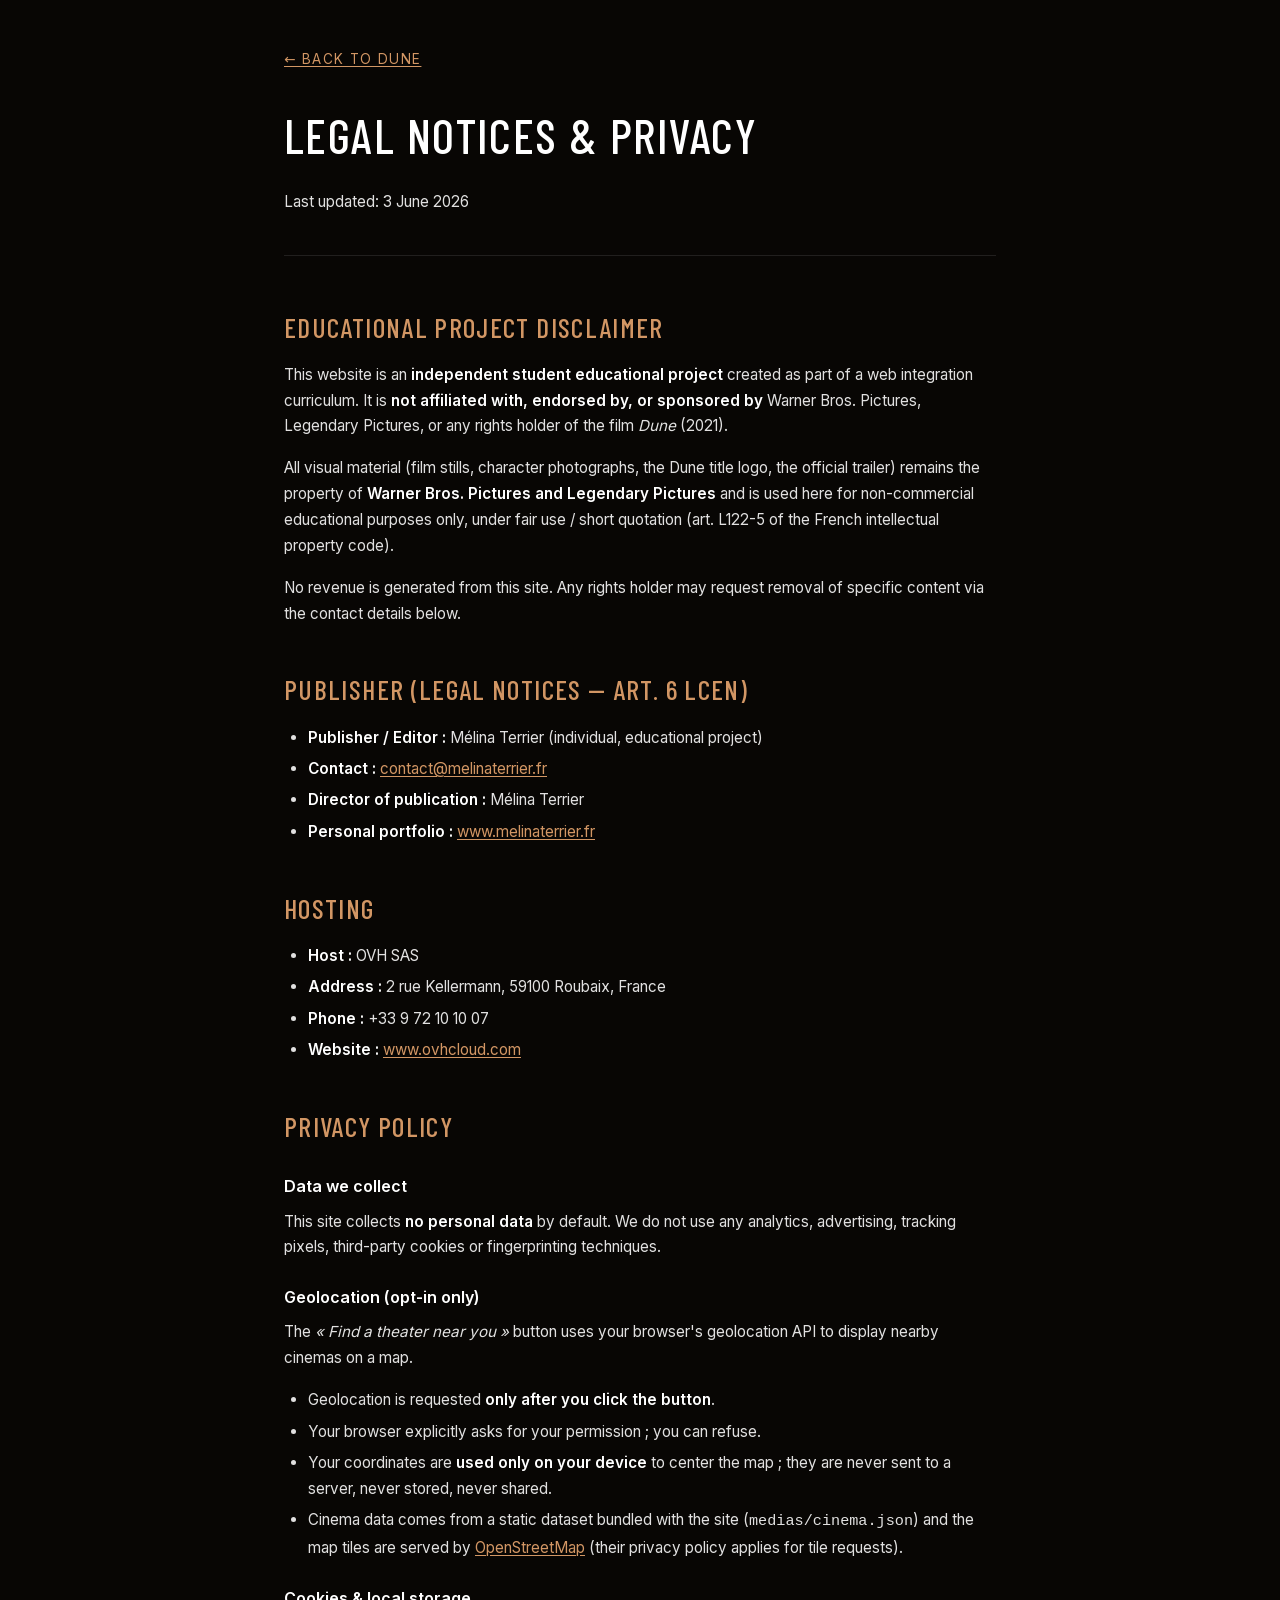
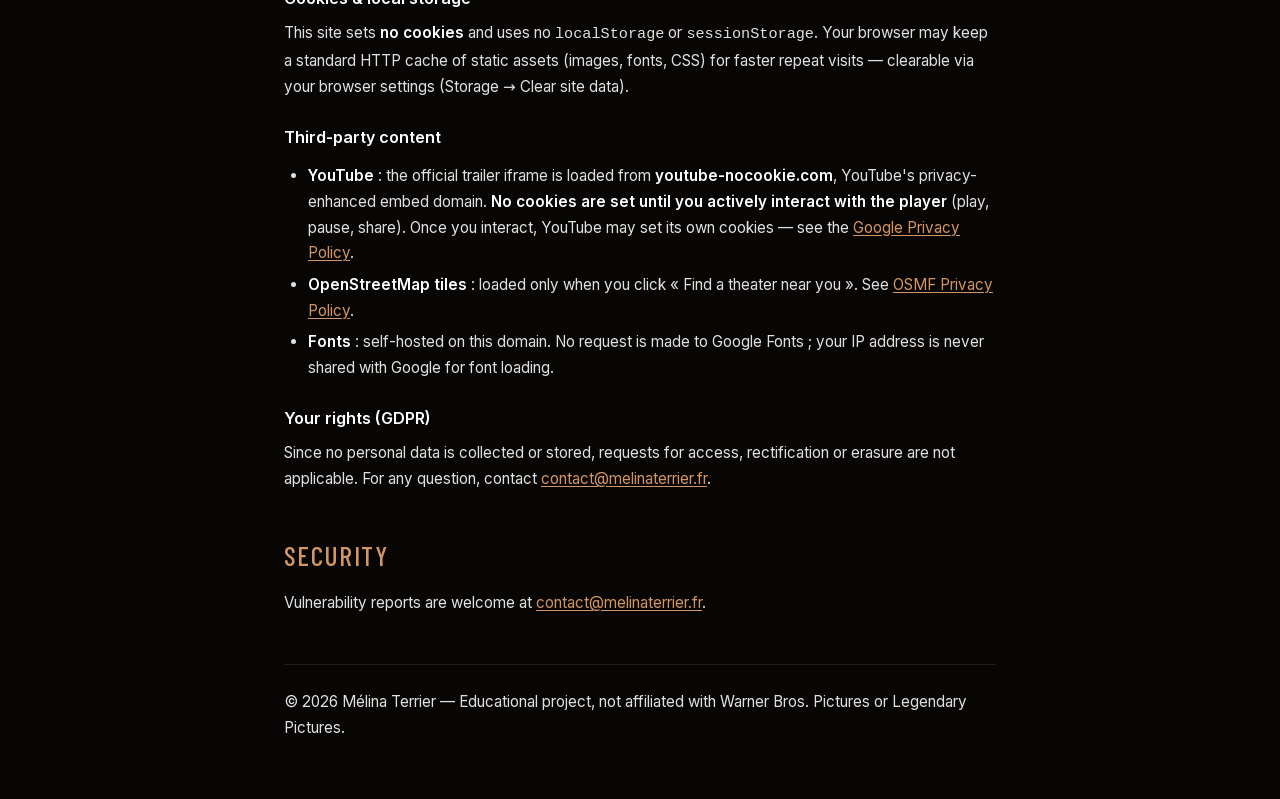
<file: legal.html>
<!DOCTYPE html>
<html lang="en">
<head>
    <meta charset="UTF-8">
    <meta name="viewport" content="width=device-width, initial-scale=1.0">
    <title>Legal notices & Privacy — Dune</title>
    <meta name="description" content="Legal notices, privacy policy and educational project disclaimer for dune.melinaterrier.fr.">
    <meta name="robots" content="noindex, follow">
    <meta name="theme-color" content="#080604">
    <link rel="canonical" href="https://dune.melinaterrier.fr/legal.html">
    <link rel="icon" type="image/svg+xml" href="medias/favicon/favicon.svg">
    <link rel="stylesheet" href="style/style.css">
</head>
<body>
    <div class="wrapper">
        <header>
            <a class="back-link" href="/">← Back to Dune</a>
            <h1>Legal notices & Privacy</h1>
            <p class="updated">Last updated: 3 June 2026</p>
        </header>

        <main>
            <h2>Educational project disclaimer</h2>
            <p>
                This website is an <strong>independent student educational project</strong>
                created as part of a web integration curriculum. It is
                <strong>not affiliated with, endorsed by, or sponsored by</strong>
                Warner Bros. Pictures, Legendary Pictures, or any rights holder of the
                film <em>Dune</em> (2021).
            </p>
            <p>
                All visual material (film stills, character photographs, the Dune title
                logo, the official trailer) remains the property of
                <strong>Warner Bros. Pictures and Legendary Pictures</strong> and is
                used here for non-commercial educational purposes only, under fair use
                / short quotation (art. L122-5 of the French intellectual
                property code).
            </p>
            <p>
                No revenue is generated from this site. Any rights holder may request
                removal of specific content via the contact details below.
            </p>

            <h2>Publisher (Legal notices — Art. 6 LCEN)</h2>
            <ul>
                <li><strong>Publisher / Editor :</strong> Mélina Terrier (individual, educational project)</li>
                <li><strong>Contact :</strong> <a href="mailto:contact@melinaterrier.fr">contact@melinaterrier.fr</a></li>
                <li><strong>Director of publication :</strong> Mélina Terrier</li>
                <li><strong>Personal portfolio :</strong>
                    <a href="https://www.melinaterrier.fr" target="_blank" rel="noopener noreferrer">www.melinaterrier.fr</a>
                </li>
            </ul>

            <h2>Hosting</h2>
            <ul>
                <li><strong>Host :</strong> OVH SAS</li>
                <li><strong>Address :</strong> 2 rue Kellermann, 59100 Roubaix, France</li>
                <li><strong>Phone :</strong> +33 9 72 10 10 07</li>
                <li><strong>Website :</strong>
                    <a href="https://www.ovhcloud.com" target="_blank" rel="noopener noreferrer">www.ovhcloud.com</a>
                </li>
            </ul>

            <h2>Privacy policy</h2>

            <h3>Data we collect</h3>
            <p>
                This site collects <strong>no personal data</strong> by default.
                We do not use any analytics, advertising, tracking pixels, third-party
                cookies or fingerprinting techniques.
            </p>

            <h3>Geolocation (opt-in only)</h3>
            <p>
                The <em>« Find a theater near you »</em> button uses your browser's
                geolocation API to display nearby cinemas on a map.
            </p>
            <ul>
                <li>Geolocation is requested <strong>only after you click the button</strong>.</li>
                <li>Your browser explicitly asks for your permission ; you can refuse.</li>
                <li>Your coordinates are <strong>used only on your device</strong> to center the map ; they are
                    never sent to a server, never stored, never shared.</li>
                <li>Cinema data comes from a static dataset bundled with the site
                    (<code>medias/cinema.json</code>) and the map tiles are served by
                    <a href="https://www.openstreetmap.org" target="_blank" rel="noopener noreferrer">OpenStreetMap</a>
                    (their privacy policy applies for tile requests).</li>
            </ul>

            <h3>Cookies & local storage</h3>
            <p>
                This site sets <strong>no cookies</strong> and uses no
                <code>localStorage</code> or <code>sessionStorage</code>. Your browser
                may keep a standard HTTP cache of static assets (images, fonts, CSS)
                for faster repeat visits — clearable via your browser settings
                (Storage → Clear site data).
            </p>

            <h3>Third-party content</h3>
            <ul>
                <li><strong>YouTube</strong> : the official trailer iframe is loaded
                    from <strong>youtube-nocookie.com</strong>, YouTube's
                    privacy-enhanced embed domain. <strong>No cookies are set
                    until you actively interact with the player</strong>
                    (play, pause, share). Once you interact, YouTube may set
                    its own cookies — see the
                    <a href="https://policies.google.com/privacy" target="_blank" rel="noopener noreferrer">Google Privacy Policy</a>.</li>
                <li><strong>OpenStreetMap tiles</strong> : loaded only when you click
                    « Find a theater near you ». See
                    <a href="https://wiki.osmfoundation.org/wiki/Privacy_Policy" target="_blank" rel="noopener noreferrer">OSMF Privacy Policy</a>.</li>
                <li><strong>Fonts</strong> : self-hosted on this domain. No request is
                    made to Google Fonts ; your IP address is never shared with Google
                    for font loading.</li>
            </ul>

            <h3>Your rights (GDPR)</h3>
            <p>
                Since no personal data is collected or stored, requests for access,
                rectification or erasure are not applicable. For any question, contact
                <a href="mailto:contact@melinaterrier.fr">contact@melinaterrier.fr</a>.
            </p>

            <h2>Security</h2>
            <p>
                Vulnerability reports are welcome at
                <a href="mailto:contact@melinaterrier.fr">contact@melinaterrier.fr</a>.
            </p>
        </main>

        <footer>
            <p>© 2026 Mélina Terrier — Educational project, not affiliated with Warner Bros. Pictures or Legendary Pictures.</p>
        </footer>
    </div>
</body>
</html>
</file>
<file: style/style.css>
/* ===== Polices ===== */
@font-face {
    font-family: 'Barlow Condensed'; 
    font-style: normal; 
    font-weight: 500; 
    font-display: swap;
    src: url(../medias/fonts/barlow-condensed-500-latin.woff2) format('woff2');
}
@font-face {
    font-family: 'Inter'; 
    font-style: normal; 
    font-weight: 400; 
    font-display: swap;
    src: url(../medias/fonts/inter-400-latin.woff2) format('woff2');
}
@font-face {
    font-family: 'Inter'; 
    font-style: normal; 
    font-weight: 500; 
    font-display: swap;
    src: url(../medias/fonts/inter-500-latin.woff2) format('woff2');
}
@font-face {
    font-family: 'Inter'; 
    font-style: normal; 
    font-weight: 600; 
    font-display: swap;
    src: url(../medias/fonts/inter-600-latin.woff2) format('woff2');
}

/* ===== Variables ===== */
:root {
    --bg: #080604;
    --text: #ffffff;
    --muted: rgba(255, 255, 255, 0.7);
    --accent: rgb(153, 87, 63);
    --accent-light: rgb(210, 150, 100);
    --overlay: rgba(10, 8, 6, 0.6);
    --border-faint: rgba(255, 255, 255, 0.1);
    --border-soft: rgba(255, 255, 255, 0.2);
}

/* ===== Reset & base ===== */
* { 
    box-sizing: border-box; 
    padding: 0; 
    margin: 0; 
}
body {
    font-family: 'Inter', system-ui, -apple-system, sans-serif;
    background: var(--bg);
    color: var(--text);
}
a { 
    color: var(--text); 
    text-decoration: none; 
}
a:hover { 
    color: var(--accent); 
}
strong { 
    color: var(--text); 
    font-weight: 600; 
}
svg { 
    width: 22px; 
    height: 22px; 
}

/* ===== A11Y ===== */
:focus-visible {
    outline: 2px solid var(--accent-light);
    outline-offset: 3px;
    border-radius: 2px;
}
.sr-only {
    position: absolute;
    width: 1px; 
    height: 1px;
    padding: 0; 
    margin: -1px;
    overflow: hidden;
    clip: rect(0, 0, 0, 0);
    white-space: nowrap;
    border: 0;
}
.skip-link {
    position: absolute;
    top: -100px; left: 8px;
    background: #fff;
    color: var(--bg);
    padding: 10px 16px;
    z-index: 10000;
    border-radius: 4px;
    font-weight: 600;
    text-decoration: none;
}
.skip-link:focus { 
    top: 8px; 
    outline: 3px solid var(--accent); 
}

h1, h2 {
    font-family: 'Barlow Condensed', sans-serif;
    font-weight: 500;
    text-transform: uppercase;
    font-size: clamp(1.5rem, 5vh, 2.75rem);
}

/* Titres posés sur image : ombre portée pour garantir le contraste (WCAG AA) */
#home > h1,
#about > h2,
#characters > h2,
#videos > h2,
#theaters > h2 {
    text-shadow: 0 1px 6px rgba(0, 0, 0, 0.6);
}

@media (prefers-reduced-motion: reduce) {
    *, *::before, *::after {
        animation-duration: 0.01ms !important;
        animation-iteration-count: 1 !important;
        transition-duration: 0.01ms !important;
        scroll-behavior: auto !important;
    }
    #loader-fill { 
        width: 100%; 
    }
}


/* ===== PAGE : index.html ===== */

/* Loader */
#loader {
    position: fixed;
    inset: 0;
    background-color: var(--bg);
    z-index: 9999;
    display: flex;
    align-items: center;
    justify-content: center;
    transition: opacity 0.3s ease, visibility 0.3s ease;
    overflow: hidden;
    /* Filet : si JS échoue, cache via CSS après 1.5s */
    animation: loader-autohide 0.3s 1.5s forwards;
}
#loader.hidden { 
    opacity: 0; 
    visibility: hidden; 
    pointer-events: none; 
}
#loader-content {
    display: flex;
    flex-direction: column;
    align-items: center;
    gap: 32px;
    animation: loader-fade-in 0.3s ease forwards;
}
#loader-content img {
    width: 220px; height: auto;
    opacity: 0.92;
    filter: drop-shadow(0 0 24px rgba(153, 87, 63, 0.35));
}
#loader-bar {
    width: 220px; height: 2px;
    background: rgba(255, 255, 255, 0.12);
    border-radius: 2px;
    overflow: hidden;
}
#loader-fill {
    height: 100%; width: 0%;
    background: linear-gradient(90deg, var(--accent), var(--accent-light));
    border-radius: 2px;
    animation: loader-progress 1s cubic-bezier(0.4, 0, 0.2, 1) forwards;
}
#loader-grains {
    position: absolute;
    inset: 0;
    background-image: url("data:image/svg+xml,%3Csvg xmlns='http://www.w3.org/2000/svg' width='200' height='200'%3E%3Cfilter id='noise'%3E%3CfeTurbulence type='fractalNoise' baseFrequency='0.85' numOctaves='4' stitchTiles='stitch'/%3E%3CfeColorMatrix type='saturate' values='0'/%3E%3C/filter%3E%3Crect width='200' height='200' filter='url(%23noise)' opacity='0.04'/%3E%3C/svg%3E");
    opacity: 0.5;
    pointer-events: none;
}
@keyframes loader-autohide { to { opacity: 0; visibility: hidden; pointer-events: none; } }
@keyframes loader-fade-in {
    from { opacity: 0; transform: translateY(12px); }
    to   { opacity: 1; transform: translateY(0); }
}
@keyframes loader-progress {
    0% { width: 0%; } 60% { width: 75%; } 100% { width: 100%; }
}

/* Sections (scroll-snap) */
section {
    height: 100vh;
    height: 100dvh;
    background-size: cover;
    background-attachment: fixed;
    background-position: center;
    scroll-snap-align: start;
    overflow: hidden;
}
html { 
    scroll-behavior: smooth; 
    scroll-snap-type: y proximity; 
}

/* Menu hamburger */
#menu-toggle {
    background-color: rgba(255, 255, 255, 0.8);
    border: none; 
    padding: 0;
    position: fixed;
    width: 44px; 
    height: 44px;
    top: 8.7vh; 
    left: 1vw;
    cursor: pointer;
    border-radius: 50px;
    transition: 0.5s;
    z-index: 5;
    display: flex;
    flex-direction: column;
    justify-content: center;
    align-items: center;
    gap: 4px;
}
#menu-toggle > span {
    width: 20px; 
    height: 2px;
    background-color: black;
    transition: 0.5s;
    display: block;
}
#bar-2 { 
    transition: 0.3s; 
}
/* Liens : cachés hors écran à gauche, glissent par-dessus la pilule au clic.
   pointer-events: none sur #menu → le clic sur le X traverse vers le bouton. */
#menu {
    position: fixed;
    top: 8.7vh; 
    left: -60vw;
    height: 40px;
    display: flex;
    align-items: center;
    gap: 16px;
    padding-left: 56px;
    visibility: hidden;
    pointer-events: none;
    transition: left 0.5s, visibility 0s 0.5s;
    z-index: 6;
}
#menu > a {
    color: black;
    font-size: 0.8rem;
    font-weight: 500;
    letter-spacing: 0.1em;
    text-transform: uppercase;
    display: inline-flex;
    align-items: center;
    white-space: nowrap;
    padding: 0 4px;
    pointer-events: auto;
}
#menu > a:hover { 
    color: var(--accent); 
}
#menu-toggle.active { 
    width: 480px; 
    align-items: flex-start; 
    padding-left: 10px; 
}
#menu-toggle.active > #bar-1 { 
    transform: rotate(45deg) translate(4px, 4px); 
}
#menu-toggle.active > #bar-2 { 
    opacity: 0; 
}
#menu-toggle.active > #bar-3 { 
    transform: rotate(-45deg) translate(4px, -4px); 
}
#menu.active { 
    left: 1vw; 
    visibility: visible; 
    transition: left 0.5s, visibility 0s 0s; 
}

#dune {
    width: 15vw; 
    height: auto;
    margin: 1vw;
    position: fixed;
    z-index: 1;
}
header > #production {
    display: flex;
    flex-direction: column;
    gap: 3vh;
    position: fixed;
    z-index: 10;
    top: 3vh; 
    right: 1vw;
}

/* Home — AVIF avec fallback WebP */
#home {
    background-image: url(../medias/images/dune-timothee-chalamet.webp);
    background-image: -webkit-image-set(
        url(../medias/images/dune-timothee-chalamet.avif) type("image/avif"),
        url(../medias/images/dune-timothee-chalamet.webp) type("image/webp")
    );
    background-image: image-set(
        url(../medias/images/dune-timothee-chalamet.avif) type("image/avif"),
        url(../medias/images/dune-timothee-chalamet.webp) type("image/webp")
    );
}
#video-wrapper {
    position: absolute;
    top: 35vh;
    left: 10vw;
    width: 45vw;
    height: calc(45vw * 390 / 640);
}
#video,
#video-facade {
    position: absolute;
    top: 0;
    left: 0;
    width: 100%;
    height: 100%;
    display: block;
}
/* Façade vidéo (miniature + bouton play, avant chargement de YouTube) */
#video-facade {
    padding: 0;
    border: none;
    cursor: pointer;
    background: #000;
    overflow: hidden;
}
#video-facade > img {
    width: 100%;
    height: 100%;
    object-fit: cover;
}
#video-facade .play-icon {
    position: absolute;
    top: 50%;
    left: 50%;
    transform: translate(-50%, -50%);
    width: 68px;
    height: 48px;
    border-radius: 14px;
    background: rgba(20, 20, 20, 0.78);
    transition: background 0.3s;
}
#video-facade .play-icon::before {
    content: "";
    position: absolute;
    top: 50%;
    left: 50%;
    transform: translate(-35%, -50%);
    border-style: solid;
    border-width: 11px 0 11px 19px;
    border-color: transparent transparent transparent #fff;
}
#video-facade:hover .play-icon,
#video-facade:focus-visible .play-icon {
    background: var(--accent);
}
#video-facade[hidden] {
    display: none;
}
.scroll {
    position: fixed !important;
    width: 20vw !important;
    height: calc(20vw * 3 / 4) !important;
    top: 5vh !important; left: 74vw !important;
    z-index: 5 !important;
}
#home > h1 { 
    margin-left: 23vw; 
    padding-top: 25vh; 
}

/* About */
#about > h2 { 
    position: relative; 
    top: 15%; 
    left: 6%; 
}
#about > p {
    background: var(--overlay);
    backdrop-filter: blur(12px);
    -webkit-backdrop-filter: blur(12px);
    border: 1px solid var(--border-faint);
    font-size: 0.85rem;
    line-height: 1.65;
    columns: 3;
    column-gap: 5%;
    padding: 3% 6%;
    column-rule: 1px solid var(--border-soft);
    position: relative;
    top: 15%;
}
#about > picture {
    width: 30%;
    position: relative;
    top: 23%; left: 50%;
    z-index: 1;
    display: block;
}
#about > picture > img { 
    width: 100%; 
    height: auto; 
    display: block; 
}

/* Characters */
#characters { 
    position: relative; 
}
#characters > h2 { 
    position: absolute; 
    bottom: 15%; 
    left: 25%; 
    z-index: 2; 
}
#characters-carousel {
    width: 380px; 
    height: 560px;
    margin: auto;
    position: relative;
    top: 13%;
}
#characters-carousel > .slides {
    position: relative;
    height: 510px;
}
#characters-carousel > .caption {
    position: absolute;
    bottom: 65px; 
    left: -12px; 
    right: 40px;
    background: var(--overlay);
    backdrop-filter: blur(8px);
    -webkit-backdrop-filter: blur(8px);
    padding: 10px 14px;
    font-size: 0.78rem;
    border-left: 2px solid rgba(255, 255, 255, 0.45);
}
#characters-carousel > .navigation { 
    top: 255px; 
}

/* Videos */
#videos { 
    position: relative; 
}
#videos > h2 { 
    position: relative; 
    top: 15%; 
    left: 10%; 
}
#videos-carousel {
    width: 70vw; 
    height: 70vh;
    position: relative;
    top: 17%; 
    left: 10%;
}
#videos-carousel > .slides {
    width: 100%;
    height: 100%;
    position: relative;
}
#videos-carousel > .navigation { 
    top: 50%; 
}

/* Carrousel commun */
.slides > picture {
    position: absolute;
    inset: 0;
    width: 100%; 
    height: 100%;
    opacity: 0;
    pointer-events: none;
    transition: opacity 0.6s ease;
}
.slides > picture.active { 
    opacity: 1; 
    pointer-events: auto; 
}
.slides > picture > img { 
    width: 100%; 
    height: 100%; 
    object-fit: cover; 
    display: block; 
}
.navigation {
    position: absolute;
    left: -55px; 
    right: -55px;
    transform: translateY(-50%);
    display: flex;
    justify-content: space-between;
    align-items: center;
    z-index: 3;
}
.navigation > .prev,
.navigation > .next {
    width: 44px; 
    height: 44px;
    border-radius: 50%;
    border: 1px solid rgba(255, 255, 255, 0.55);
    background: rgba(0, 0, 0, 0.5);
    backdrop-filter: blur(6px);
    -webkit-backdrop-filter: blur(6px);
    color: white;
    font-size: 0.9rem;
    cursor: pointer;
    display: flex;
    align-items: center;
    justify-content: center;
    transition: background 0.3s, border-color 0.3s;
}
.navigation > .prev:hover,
.navigation > .next:hover { 
    background: rgba(255, 255, 255, 0.18); 
    border-color: white; 
}

/* Theaters / Map */
#theaters > article {
    background: var(--overlay);
    backdrop-filter: blur(12px);
    -webkit-backdrop-filter: blur(12px);
    border: 1px solid var(--border-faint);
    margin-top: 20%;
    padding: 4%;
    line-height: 2;
}
#locate {
    border: none;
    background-color: transparent;
    color: white;
    cursor: pointer;
    text-decoration: underline;
    font-size: inherit;
    font-family: inherit;
    min-height: 44px;  /* WCAG 2.5.5 touch target */
    padding: 0 8px;
}
#map {
    width: 50vw; 
    height: 50vh;
    z-index: 0;
    position: relative;
    bottom: 45%; left: 40%;
}
.map-hint { 
    font-size: 0.72rem; 
    opacity: 0.75; 
    margin-top: 6px; 
    font-style: italic; 
}
.map-fallback {
    background: var(--overlay);
    border: 1px solid var(--border-faint);
    padding: 4%;
    margin-top: 4%;
    font-size: 0.9rem;
    line-height: 1.6;
}
.map-fallback ul {
    list-style: none;
    padding: 0;
    margin-top: 10px;
    display: flex;
    flex-wrap: wrap;
    gap: 10px 24px;
}
.map-fallback a {
    text-decoration: underline;
}

/* Popup Leaflet (fond blanc → texte noir, override du strong global blanc) */
.leaflet-popup-content,
.leaflet-popup-content strong {
    color: #000;
}

/* Marker géoloc utilisateur (Leaflet) */
.user-location-marker > span {
    display: block;
    width: 20px; height: 20px;
    background: #4285f4;
    border: 3px solid white;
    border-radius: 50%;
    box-shadow: 0 0 0 0 rgba(66, 133, 244, 0.55);
    animation: user-pulse 2s ease-out infinite;
}
@keyframes user-pulse {
    0%   { box-shadow: 0 0 0 0 rgba(66, 133, 244, 0.55); }
    70%  { box-shadow: 0 0 0 14px rgba(66, 133, 244, 0); }
    100% { box-shadow: 0 0 0 0 rgba(66, 133, 244, 0); }
}

/* Footer */
#copyright {
    position: fixed;
    bottom: 2vh; left: 50%;
    transform: translateX(-50%);
    font-size: 0.75rem;
    color: rgba(255, 255, 255, 0.92);
    padding: 4px 12px;
    border-radius: 999px;
    white-space: nowrap;
    z-index: 4;
    background: rgba(8, 6, 4, 0.55);
    backdrop-filter: blur(4px);
    -webkit-backdrop-filter: blur(4px);
    text-shadow: 0 1px 2px rgba(0, 0, 0, 0.6);
}
#copyright a { 
    color: rgba(255, 255, 255, 0.92); 
    text-decoration: underline; 
}
#copyright a:hover { 
    color: var(--accent-light); 
}
footer .social-media {
    display: flex;
    flex-direction: column;
    position: fixed;
    top: 82vh; right: 1vw;
    gap: 3vh;
}


/* ===== PAGE : legal.html ===== */

.wrapper {
    max-width: 760px;
    margin: 0 auto;
    padding: clamp(2rem, 5vh, 5rem) 1.5rem;
    line-height: 1.7;
}
.wrapper > header {
    margin-bottom: 3rem;
    padding-bottom: 1.5rem;
    border-bottom: 1px solid var(--border-faint);
}
.back-link {
    display: inline-block;
    color: var(--muted);
    text-decoration: none;
    font-size: 0.85rem;
    text-transform: uppercase;
    letter-spacing: 0.1em;
    margin-bottom: 1.5rem;
    transition: color 0.2s;
}
.back-link:hover,
.back-link:focus-visible { 
    color: var(--accent-light); 
    outline: none; 
}
.back-link:focus-visible { 
    outline: 2px solid var(--accent-light); 
    outline-offset: 4px; 
}
.wrapper h1 { 
    font-size: clamp(2rem, 6vh, 3rem); 
    letter-spacing: 0.03em; 
}
.wrapper h2 {
    font-size: clamp(1.3rem, 3.5vh, 1.7rem);
    letter-spacing: 0.05em;
    color: var(--accent-light);
    margin-top: 2.5rem;
    margin-bottom: 0.75rem;
}
.wrapper h3 { 
    font-size: 1rem; 
    font-weight: 600; 
    margin-top: 1.5rem; 
    margin-bottom: 0.5rem; 
}
.wrapper p { 
    font-size: 0.95rem; 
    margin-bottom: 1rem; 
    color: rgba(255, 255, 255, 0.88); 
}
.wrapper ul { 
    margin: 0.75rem 0 1.25rem 1.5rem; 
    color: rgba(255, 255, 255, 0.88); 
}
.wrapper li { 
    font-size: 0.95rem; 
    margin-bottom: 0.35rem; 
}
.wrapper a {
    color: var(--accent-light);
    text-decoration: underline;
    text-decoration-thickness: 1px;
    text-underline-offset: 2px;
}
.wrapper a:hover,
.wrapper a:focus-visible { 
    color: var(--accent); 
    outline: none; 
}
.wrapper a:focus-visible { 
    outline: 2px solid var(--accent-light); 
    outline-offset: 2px; 
}
.updated { 
    color: var(--muted); 
    font-size: 0.8rem; 
    margin-top: 0.75rem; 
}
.wrapper > footer {
    margin-top: 3rem;
    padding-top: 1.5rem;
    border-top: 1px solid var(--border-faint);
    color: var(--muted);
    font-size: 0.8rem;
}


/* ===== PAGE : 404.html ===== */

.container {
    min-height: 100vh;
    min-height: 100svh;
    display: flex;
    flex-direction: column;
    align-items: center;
    justify-content: center;
    max-width: 520px;
    margin: 0 auto;
    padding: 2rem;
    text-align: center;
}
.container .logo { 
    width: 120px; 
    margin-bottom: 2rem; 
    opacity: 0.85; 
}
.code {
    font-family: 'Barlow Condensed', sans-serif;
    font-size: clamp(5rem, 18vh, 9rem);
    font-weight: 500;
    color: var(--accent);
    letter-spacing: 0.02em;
    line-height: 1;
    margin-bottom: 1rem;
}
.container h1 { 
    font-size: clamp(1.5rem, 5vh, 2.5rem); 
    letter-spacing: 0.05em; 
    margin-bottom: 1rem; 
}
.container p { 
    font-size: 1rem; 
    line-height: 1.6; 
    opacity: 0.85; 
    margin-bottom: 2rem; 
}
.container .button,
.container a.button {
    display: inline-block;
    background: var(--accent);
    color: var(--text);
    border: none;
    padding: 12px 28px;
    font-size: 0.85rem;
    text-transform: uppercase;
    letter-spacing: 0.1em;
    border-radius: 999px;
    cursor: pointer;
    text-decoration: none;
    transition: background 0.3s;
    font-family: inherit;
    min-height: 44px;
    line-height: 20px;
}
.container .button:hover,
.container .button:focus-visible,
.container a.button:hover,
.container a.button:focus-visible { 
    background: var(--accent-light); 
    outline: none; 
}
.container .button:focus-visible,
.container a.button:focus-visible { 
    outline: 2px solid var(--accent-light); 
    outline-offset: 3px; 
}
body.error-404 {
    background-image: radial-gradient(ellipse at center,
        rgba(153, 87, 63, 0.15) 0%, transparent 70%);
}


/* ===== RESPONSIVE ===== */

/* Tablette */
@media (max-width: 1024px) {
    svg { 
        width: 24px; 
        height: 24px; 
    }
    #about > p { 
        columns: 2; 
    }
    #characters-carousel { 
        width: 300px; 
        height: 440px; 
    }
    #characters-carousel > .slides { 
        height: 390px; 
    }
    #characters-carousel > .navigation { 
        top: 195px; 
    }
    #videos-carousel { 
        width: 82vw; 
    }
    #map { 
        width: 48vw; 
        left: 44%; 
    }
}

/* Mobile */
@media (max-width: 768px) {

    section { 
        background-attachment: scroll; 
    }

    h1, h2 { 
        font-size: clamp(1.2rem, 3.5vh, 2rem); 
    }

    #menu-toggle { 
        left: auto; 
        right: 10px; 
        top: 10px; 
    }
    #menu-toggle.active { 
        width: 44px; 
        align-items: center; 
        padding-left: 0; 
    }
    #menu {
        top: 60px; 
        right: 10px; 
        left: auto;
        height: auto;
        flex-direction: column;
        gap: 0;
        padding: 12px 16px;
        background: rgba(255, 255, 255, 0.92);
        backdrop-filter: blur(8px);
        -webkit-backdrop-filter: blur(8px);
        border-radius: 14px;
        min-width: 140px;
        opacity: 0;
        transform: translateY(-8px);
        transition: opacity 0.3s, visibility 0s 0.3s, transform 0.3s;
    }
    #menu.active {
        left: auto; 
        right: 10px;
        opacity: 1;
        visibility: visible;
        transform: translateY(0);
        transition: opacity 0.3s, visibility 0s 0s, transform 0.3s;
    }
    #menu > a {
        display: flex;
        align-items: center;
        min-height: 44px;
        padding: 0 4px;
        font-size: 0.82rem;
        letter-spacing: 0.08em;
        border-bottom: 1px solid rgba(0, 0, 0, 0.12);
    }
    #menu > a:last-child { 
        border-bottom: none; 
    }

    .leaflet-control-attribution {
        font-size: 10px;
        line-height: 1.2;
        white-space: nowrap;
        max-width: 75vw;
        overflow: hidden;
        text-overflow: ellipsis;
    }

    header > #production {
        top: auto; 
        bottom: 2vh; 
        left: 3vw;
        right: auto;
        flex-direction: column;
        align-items: center;
        gap: 3vw;
    }
    footer .social-media {
        top: auto; 
        bottom: 2vh; 
        right: 3vw;
        flex-direction: column;
        gap: 3vw;
        z-index: 4;
    }
    #dune {
        width: 38vw;
        margin: 3vw;
    }

    /* Mobile : autoriser le wrap du copyright pour éviter la troncature */
    #copyright {
        white-space: normal;
        max-width: 92vw;
        text-align: center;
        line-height: 1.4;
    }

    #home {
        display: flex; 
        flex-direction: column;
        justify-content: center; 
        align-items: center;
        gap: 4vh;
    }
    #home > h1 { 
        margin: 0; 
        padding-top: 0; 
    }
    #home > div {
        width: 88vw;
        height: calc(88vw * 390 / 640);
        position: relative;
        top: auto;
        left: auto;
    }
    #video { 
        position: absolute; 
        top: 0; 
        left: 0; 
        width: 100%; 
        height: 100%; 
    }
    .scroll {
        width: 40vw !important;
        height: calc(40vw * 3 / 4) !important;
        top: 5vh !important;
        left: 2vw !important;
    }

    #about {
        display: flex; 
        flex-direction: column;
        justify-content: center;
        gap: 2vh;
        padding: 8vh 0 14vh;
    }
    #about > picture {
        width: 45%;
        align-self: flex-end;
        top: 0;
        left: 0;
    }
    #about > h2 { 
        top: 0; 
        padding: 0 0 0 6%; 
    }
    #about > p {
        columns: 1;
        top: 0;
        font-size: 0.72rem;
        line-height: 1.5;
    }

    #characters {
        display: flex; 
        flex-direction: column;
        justify-content: center; 
        align-items: center;
        gap: 2vh;
    }
    #characters-carousel { 
        width: 70vw; 
        height: auto; 
        top: 0; 
        margin: 0; 
    }
    #characters-carousel > .slides { 
        height: calc(70vw * 510 / 380); 
    }
    #characters-carousel > .caption { 
        left: -6px; 
        right: 15px; 
        font-size: 0.75rem; 
    }
    #characters > h2 { 
        position: relative; 
        top: 0; 
        left: 0; 
    }

    #videos {
        display: flex; 
        flex-direction: column;
        justify-content: center; 
        align-items: center;
        gap: 2vh;
    }
    #videos > h2 { 
        top: 0; 
        left: 0; 
    }
    #videos-carousel {
        width: 90vw; 
        top: 0; 
        left: 0;
        display: flex; 
        flex-direction: column;
        height: 42vh;
    }
    .navigation {
        position: relative;
        top: auto !important;
        left: auto; 
        right: auto;
        transform: none;
        justify-content: center;
        gap: 24px;
        margin-top: 14px;
    }

    #theaters {
        display: flex; 
        flex-direction: column;
        justify-content: center; 
        align-items: center;
        gap: 2vh;
    }
    #theaters > article {
        padding: 4% 5%;
        line-height: 1.7;
        text-align: center;
        width: 100%;
        margin-top: 0;
    }
    #map { 
        width: 90vw; 
        height: 36vh; 
        top: 0; 
        left: 0; 
    }
}
</file>
